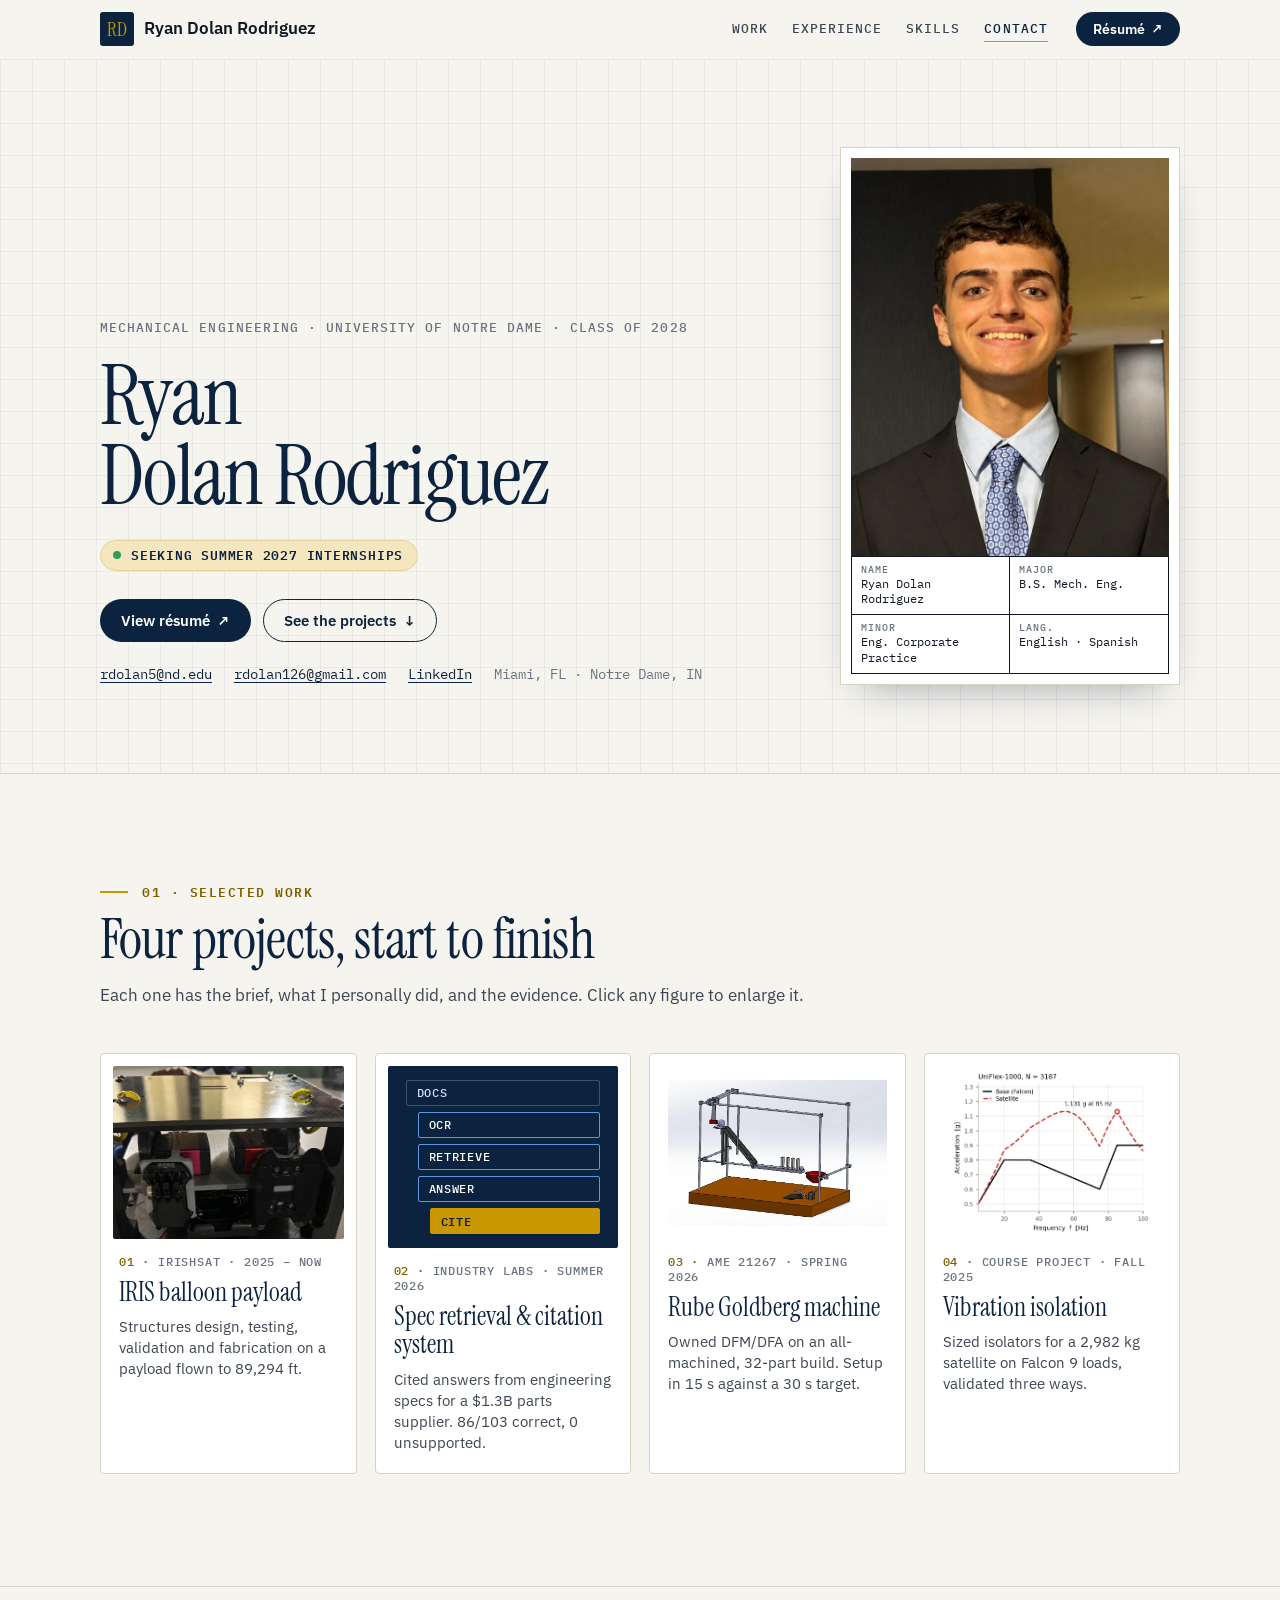
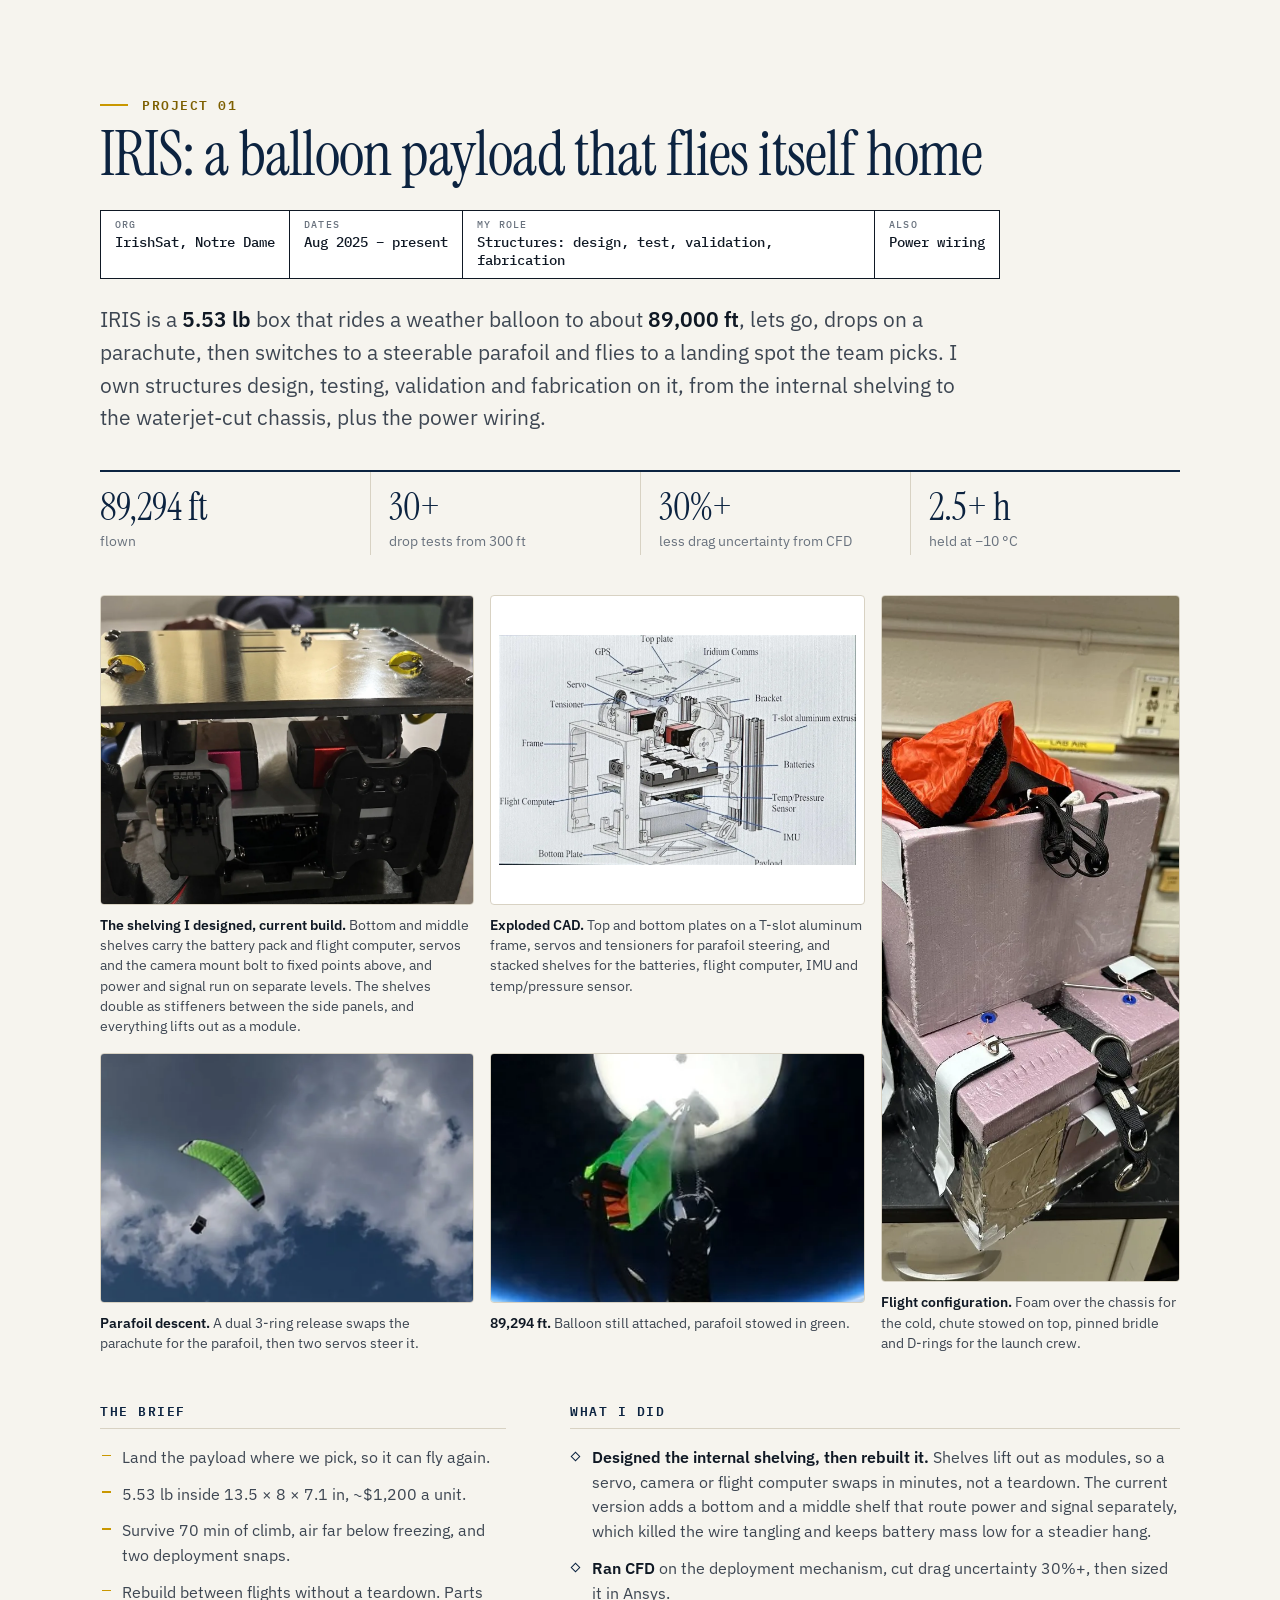
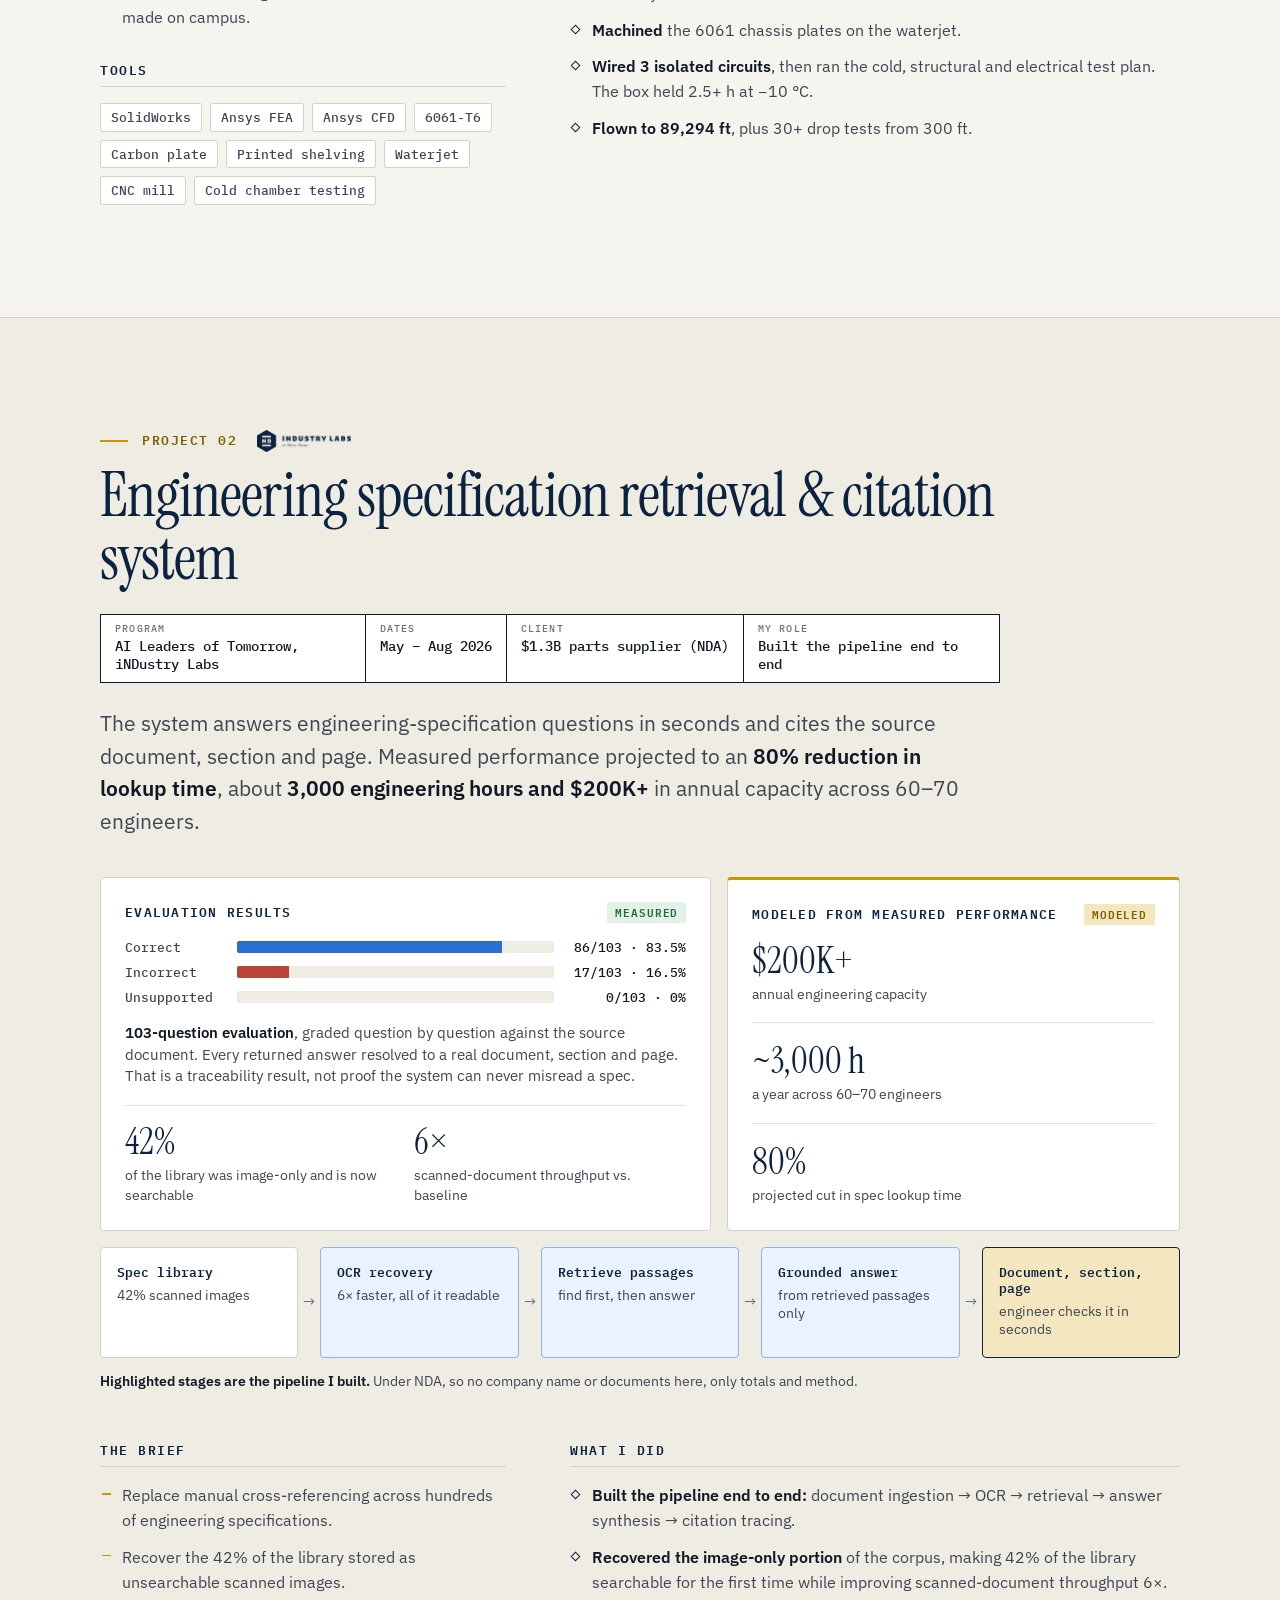
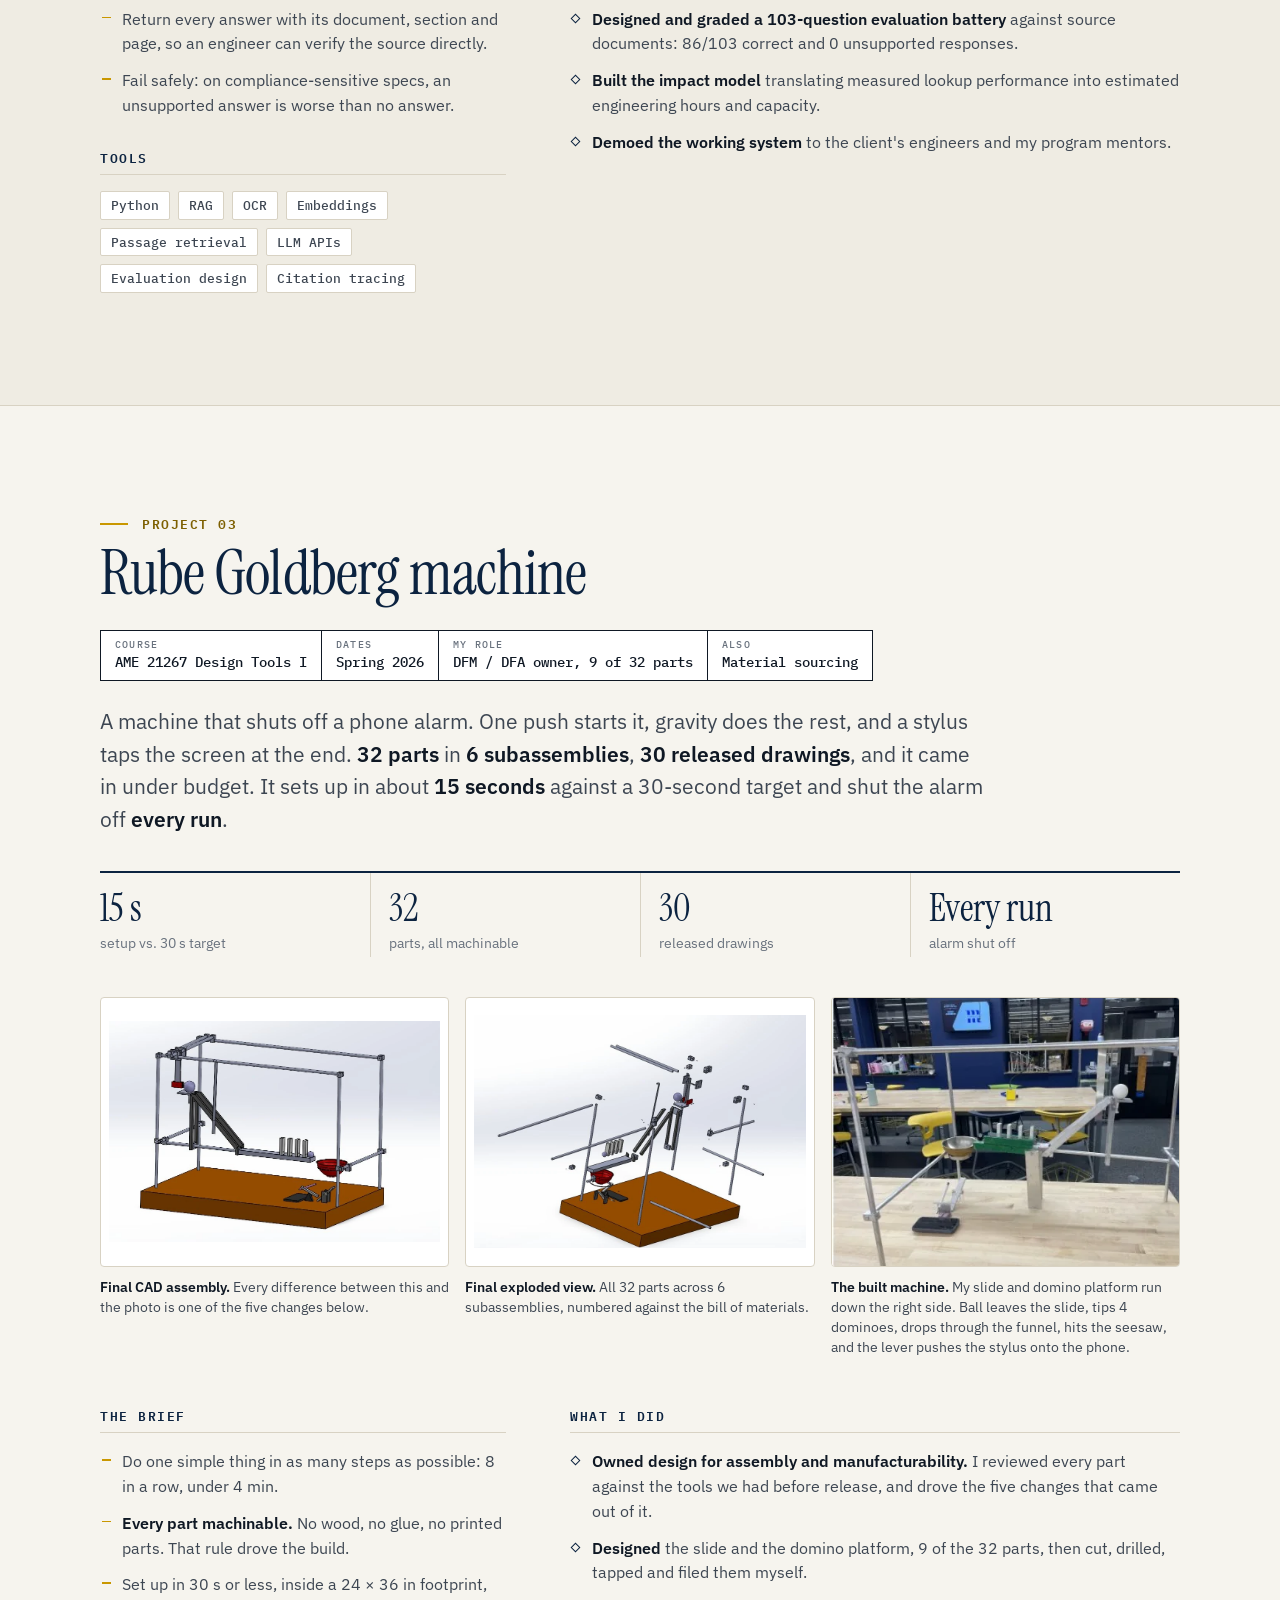
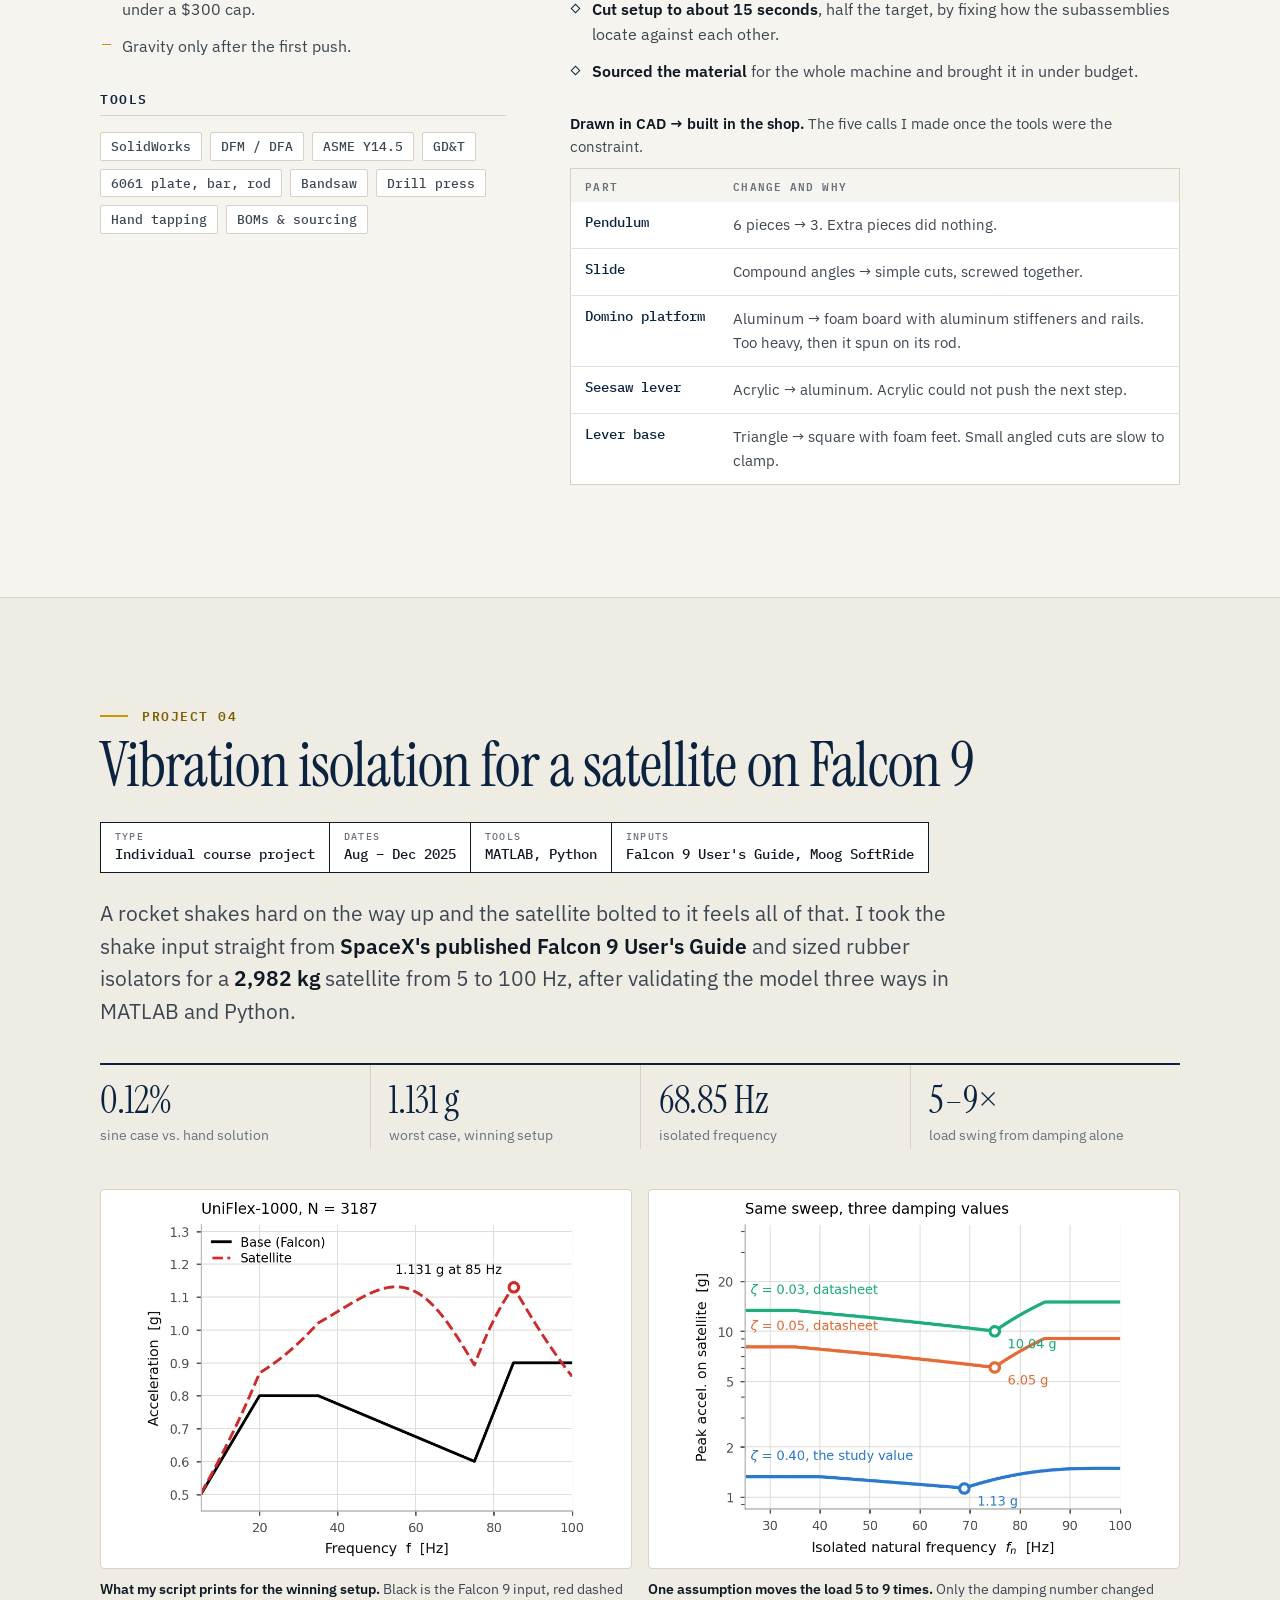
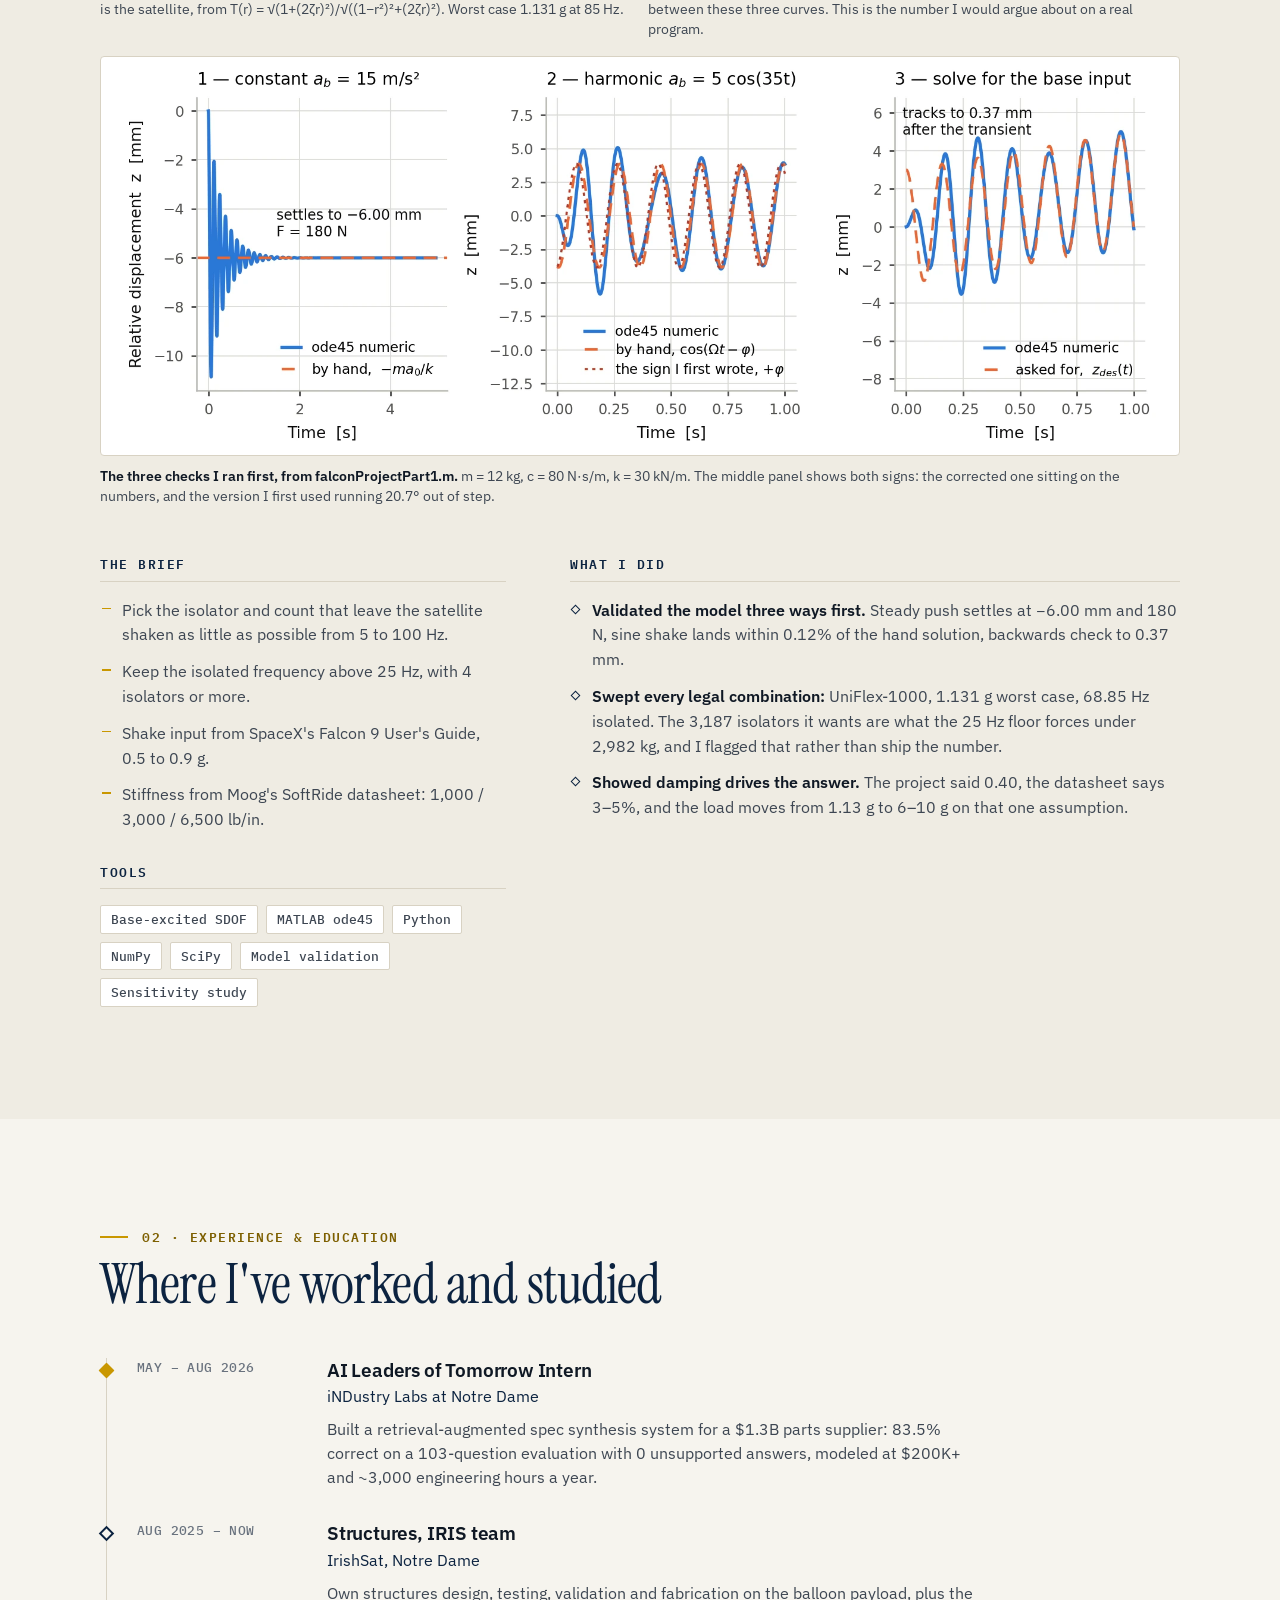
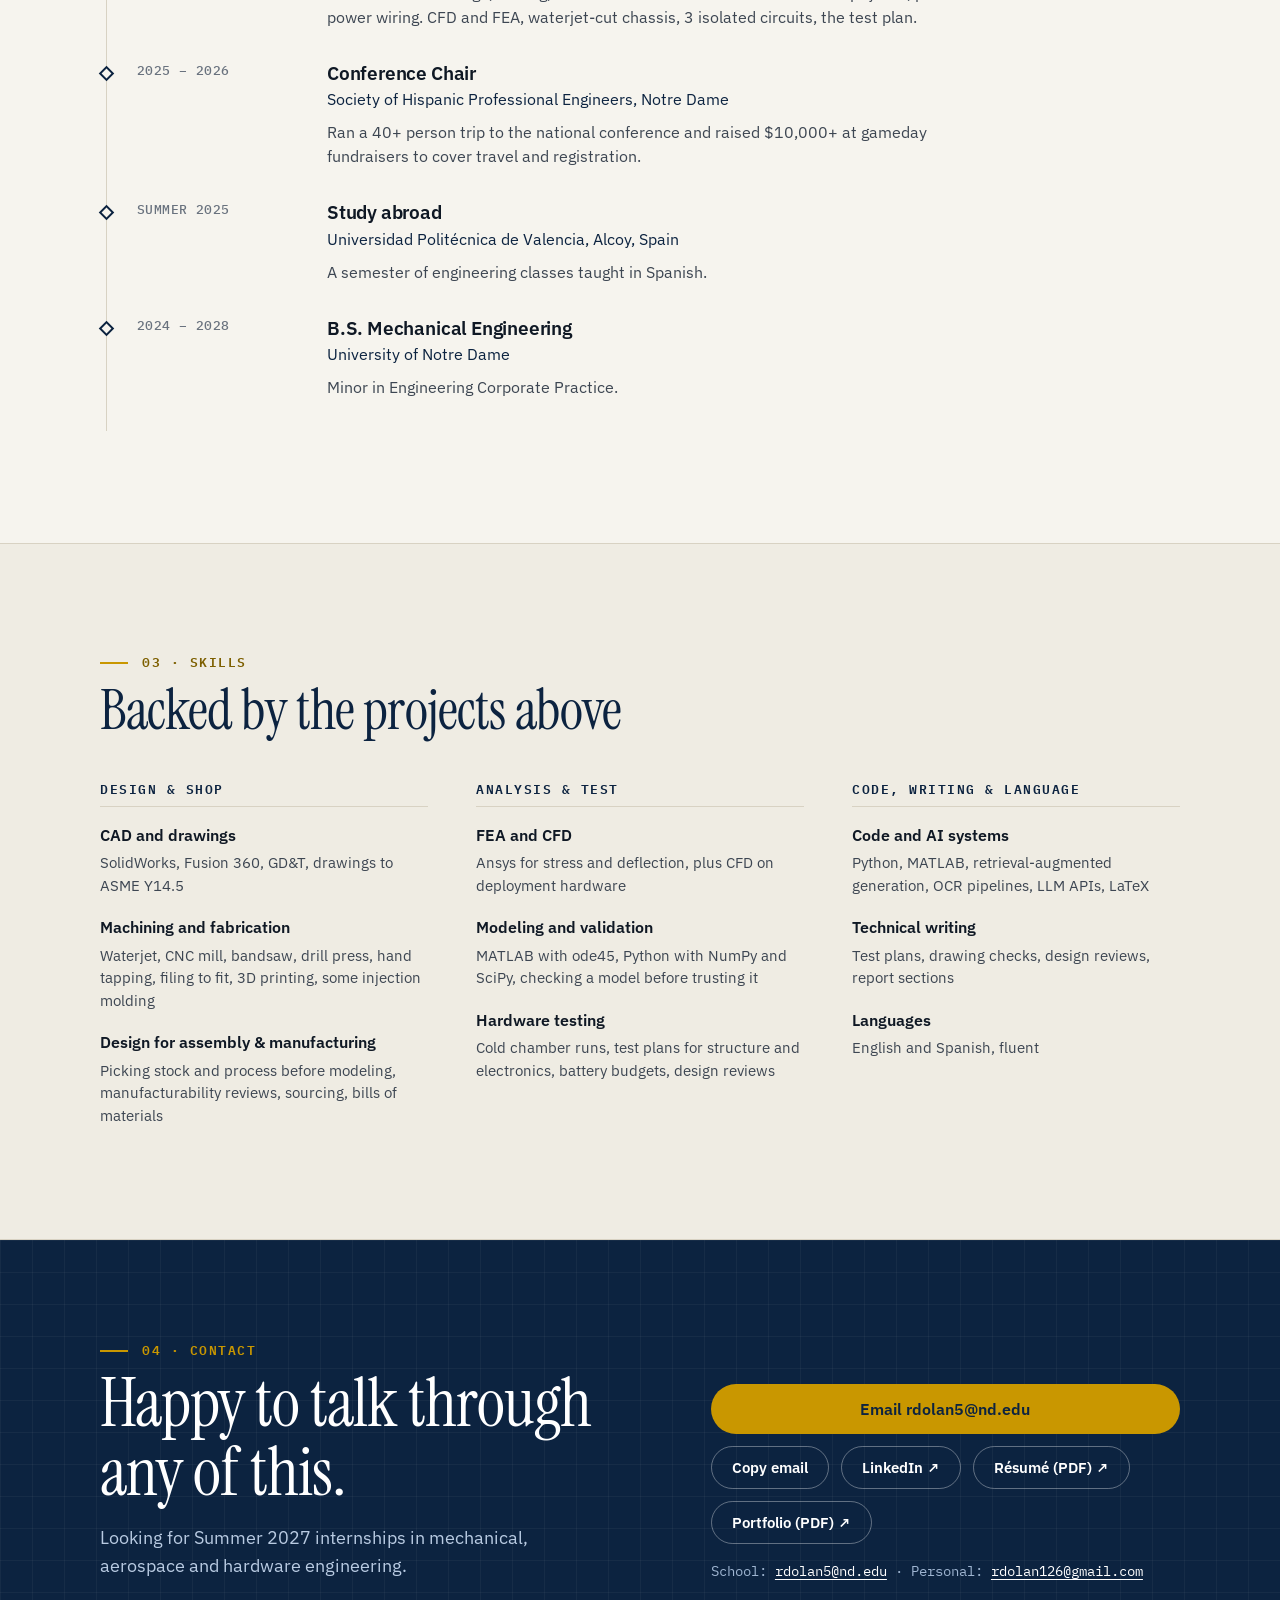
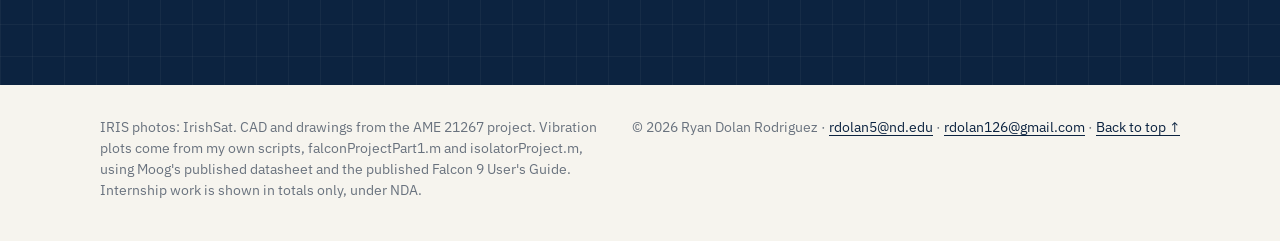
<file: index.html>
<!doctype html>
<html lang="en">
<head>
<meta charset="utf-8">
<meta name="viewport" content="width=device-width, initial-scale=1">
<title>Ryan Dolan Rodriguez · Mechanical Engineering Portfolio</title>
<meta name="description" content="Ryan Dolan Rodriguez, Mechanical Engineering at Notre Dame (Class of 2028). Flight hardware structures, machining, testing and analysis. Seeking Summer 2027 internships.">
<link rel="canonical" href="https://rdolan5.github.io/ryan-dolan-portfolio/">
<meta property="og:type" content="website">
<meta property="og:title" content="Ryan Dolan Rodriguez · Mechanical Engineering Portfolio">
<meta property="og:description" content="Notre Dame ME '28. Flight hardware structures, machining, testing and analysis. Seeking Summer 2027 internships.">
<meta property="og:url" content="https://rdolan5.github.io/ryan-dolan-portfolio/">
<meta property="og:image" content="https://rdolan5.github.io/ryan-dolan-portfolio/assets/og.png">
<meta property="og:image:width" content="1200">
<meta property="og:image:height" content="630">
<meta name="twitter:card" content="summary_large_image">
<meta name="theme-color" content="#0c2340">
<link rel="icon" href="assets/favicon.svg" type="image/svg+xml">
<link rel="preconnect" href="https://fonts.googleapis.com">
<link rel="preconnect" href="https://fonts.gstatic.com" crossorigin>
<link href="https://fonts.googleapis.com/css2?family=IBM+Plex+Mono:wght@400;500;600&family=IBM+Plex+Sans:ital,wght@0,400;0,500;0,600;0,700;1,400&family=Instrument+Serif:ital@0;1&display=swap" rel="stylesheet">
<link rel="stylesheet" href="css/site.css?v=202610132049">
<meta name="build" content="202610132049">
<script>document.documentElement.classList.add('js');
// If this copy of the page is stale (browser cache), refresh it once from the server.
(function(){var b='202610132049';try{if(sessionStorage.getItem('rd-refreshed')===b)return;}catch(e){}
fetch('version.json',{cache:'no-store'}).then(function(r){return r.json()}).then(function(d){
if(d.v&&d.v!==b){try{sessionStorage.setItem('rd-refreshed',b)}catch(e){}
fetch(location.href.split('#')[0],{cache:'reload'}).finally(function(){location.reload()})}}).catch(function(){})})();</script>
<script type="application/ld+json">
{"@context":"https://schema.org","@type":"Person","name":"Ryan Dolan Rodriguez","jobTitle":"Mechanical Engineering Student","alumniOf":{"@type":"CollegeOrUniversity","name":"University of Notre Dame"},"email":["mailto:rdolan5@nd.edu","mailto:rdolan126@gmail.com"],"url":"https://rdolan5.github.io/ryan-dolan-portfolio/","sameAs":["https://linkedin.com/in/ryandolanrodriguez"]}
</script>
</head>
<body>
<a class="skip" href="#work">Skip to projects</a>

<header class="nav" id="top">
  <div class="nav__inner">
    <a class="nav__brand" href="#top" aria-label="Ryan Dolan Rodriguez, back to top">
      <span class="mono-mark" aria-hidden="true">RD</span><span class="nav__name">Ryan Dolan Rodriguez</span>
    </a>
    <nav class="nav__links" aria-label="Sections">
      <a href="#work">Work</a>
      <a href="#experience">Experience</a>
      <a href="#skills">Skills</a>
      <a href="#contact">Contact</a>
    </nav>
    <a class="btn btn--primary btn--sm" href="Ryan_Dolan_Resume.pdf" target="_blank" rel="noopener">Résumé <span aria-hidden="true">↗</span></a>
  </div>
</header>

<main>

<!-- ================= HERO ================= -->
<section class="hero">
  <div class="hero__grid wrap">
    <div class="hero__text">
      <p class="eyebrow rise" style="--d:0">Mechanical Engineering · University of Notre Dame · Class of 2028</p>
      <h1 class="hero__name rise" style="--d:1">Ryan <span class="hero__name-last">Dolan Rodriguez</span></h1>
      <p class="status rise" style="--d:3"><span class="status__dot" aria-hidden="true"></span>Seeking Summer 2027 internships</p>
      <div class="hero__cta rise" style="--d:4">
        <a class="btn btn--primary" href="Ryan_Dolan_Resume.pdf" target="_blank" rel="noopener">View résumé <span aria-hidden="true">↗</span></a>
        <a class="btn btn--ghost" href="#work">See the projects <span aria-hidden="true">↓</span></a>
      </div>
      <ul class="hero__contact rise" style="--d:5">
        <li><a href="mailto:rdolan5@nd.edu">rdolan5@nd.edu</a></li>
        <li><a href="mailto:rdolan126@gmail.com">rdolan126@gmail.com</a></li>
        <li><a href="https://linkedin.com/in/ryandolanrodriguez" target="_blank" rel="noopener">LinkedIn</a></li>
        <li>Miami, FL · Notre Dame, IN</li>
      </ul>
    </div>
    <figure class="hero__photo rise" style="--d:2">
      <img src="assets/img/headshot.webp" width="720" height="900" alt="Ryan Dolan Rodriguez">
      <figcaption class="titleblock">
        <span><b>Name</b>Ryan Dolan Rodriguez</span>
        <span><b>Major</b>B.S. Mech. Eng.</span>
        <span><b>Minor</b>Eng. Corporate Practice</span>
        <span><b>Lang.</b>English · Spanish</span>
      </figcaption>
    </figure>
  </div>

</section>

<!-- ================= WORK INDEX ================= -->
<section class="section" id="work" aria-labelledby="work-h">
  <div class="wrap">
    <header class="section__head">
      <p class="kicker">01 · Selected work</p>
      <h2 id="work-h" class="section__title">Four projects, start to finish</h2>
      <p class="section__sub">Each one has the brief, what I personally did, and the evidence. Click any figure to enlarge it.</p>
    </header>

    <ol class="cards">
      <li><a class="card" href="#iris">
        <img src="assets/img/iris-shelving.webp" width="1100" height="1074" alt="" loading="lazy" style="object-position:center 68%">
        <span class="card__meta">IrishSat · 2025 – now</span>
        <span class="card__title">IRIS balloon payload</span>
        <span class="card__line">Structures design, testing, validation and fabrication on a payload flown to 89,294 ft.</span>
      </a></li>
      <li><a class="card" href="#rag">
        <span class="card__art card__art--rag" aria-hidden="true"><span>Docs</span><span>OCR</span><span>Retrieve</span><span>Answer</span><span>Cite</span></span>
        <span class="card__meta">iNDustry Labs · Summer 2026</span>
        <span class="card__title">Spec retrieval &amp; citation system</span>
        <span class="card__line">Cited answers from engineering specs for a $1.3B parts supplier. 86/103 correct, 0 unsupported.</span>
      </a></li>
      <li><a class="card" href="#rube">
        <img class="contain" src="assets/img/rube-cad.webp" width="852" height="567" alt="" loading="lazy">
        <span class="card__meta">AME 21267 · Spring 2026</span>
        <span class="card__title">Rube Goldberg machine</span>
        <span class="card__line">Owned DFM/DFA on an all-machined, 32-part build. Setup in 15 s against a 30 s target.</span>
      </a></li>
      <li><a class="card" href="#vib">
        <img class="contain" src="assets/img/vib-response.webp" width="847" height="691" alt="" loading="lazy">
        <span class="card__meta">Course project · Fall 2025</span>
        <span class="card__title">Vibration isolation</span>
        <span class="card__line">Sized isolators for a 2,982 kg satellite on Falcon 9 loads, validated three ways.</span>
      </a></li>
    </ol>
  </div>
</section>

<!-- ================= IRIS ================= -->
<article class="project" id="iris" aria-labelledby="iris-h">
  <div class="wrap">
    <header class="project__head">
      <p class="kicker">Project 01</p>
      <h2 id="iris-h" class="project__title">IRIS: a balloon payload that flies itself home</h2>
      <dl class="tb">
        <div><dt>Org</dt><dd>IrishSat, Notre Dame</dd></div>
        <div><dt>Dates</dt><dd>Aug 2025 – present</dd></div>
        <div><dt>My role</dt><dd>Structures: design, test, validation, fabrication</dd></div>
        <div><dt>Also</dt><dd>Power wiring</dd></div>
      </dl>
      <p class="lede">IRIS is a <b>5.53 lb</b> box that rides a weather balloon to about <b>89,000 ft</b>, lets go, drops on a parachute, then switches to a steerable parafoil and flies to a landing spot the team picks. I own structures design, testing, validation and fabrication on it, from the internal shelving to the waterjet-cut chassis, plus the power wiring.</p>
    </header>

    <ul class="metrics">
      <li><b>89,294 ft</b><span>flown</span></li>
      <li><b>30+</b><span>drop tests from 300 ft</span></li>
      <li><b>30%+</b><span>less drag uncertainty from CFD</span></li>
      <li><b>2.5+ h</b><span>held at −10 °C</span></li>
    </ul>

    <div class="gallery gallery--iris">
      <figure class="fig g-a"><button class="zoom" type="button"><img src="assets/img/iris-shelving.webp" width="1100" height="1074" alt="IRIS internal shelving, current build" loading="lazy" style="object-position:center 68%"></button>
        <figcaption><b>The shelving I designed, current build.</b> Bottom and middle shelves carry the battery pack and flight computer, servos and the camera mount bolt to fixed points above, and power and signal run on separate levels. The shelves double as stiffeners between the side panels, and everything lifts out as a module.</figcaption></figure>
      <figure class="fig g-b fig--contain"><button class="zoom" type="button"><img src="assets/img/iris-cad.webp" width="1400" height="902" alt="IRIS exploded CAD view with labeled components" loading="lazy"></button>
        <figcaption><b>Exploded CAD.</b> Top and bottom plates on a T-slot aluminum frame, servos and tensioners for parafoil steering, and stacked shelves for the batteries, flight computer, IMU and temp/pressure sensor.</figcaption></figure>
      <figure class="fig g-c"><button class="zoom" type="button"><img src="assets/img/iris-flight-config.webp" width="900" height="1200" alt="IRIS in flight configuration" loading="lazy"></button>
        <figcaption><b>Flight configuration.</b> Foam over the chassis for the cold, chute stowed on top, pinned bridle and D-rings for the launch crew.</figcaption></figure>
      <figure class="fig g-d"><button class="zoom" type="button"><img src="assets/img/iris-parafoil.webp" width="760" height="904" alt="IRIS under parafoil" loading="lazy" style="object-position:center 80%"></button>
        <figcaption><b>Parafoil descent.</b> A dual 3-ring release swaps the parachute for the parafoil, then two servos steer it.</figcaption></figure>
      <figure class="fig g-e"><button class="zoom" type="button"><img src="assets/img/iris-altitude.webp" width="402" height="492" alt="IRIS at 89,294 ft" loading="lazy"></button>
        <figcaption><b>89,294 ft.</b> Balloon still attached, parafoil stowed in green.</figcaption></figure>
    </div>

    <div class="cols">
      <section class="col">
        <h3 class="col__h">The brief</h3>
        <ul class="ticks">
          <li>Land the payload where we pick, so it can fly again.</li>
          <li>5.53 lb inside 13.5 × 8 × 7.1 in, ~$1,200 a unit.</li>
          <li>Survive 70 min of climb, air far below freezing, and two deployment snaps.</li>
          <li>Rebuild between flights without a teardown. Parts made on campus.</li>
        </ul>
        <h3 class="col__h">Tools</h3>
        <ul class="tags"><li>SolidWorks</li><li>Ansys FEA</li><li>Ansys CFD</li><li>6061-T6</li><li>Carbon plate</li><li>Printed shelving</li><li>Waterjet</li><li>CNC mill</li><li>Cold chamber testing</li></ul>
      </section>
      <section class="col col--wide">
        <h3 class="col__h">What I did</h3>
        <ul class="ticks ticks--strong">
          <li><b>Designed the internal shelving, then rebuilt it.</b> Shelves lift out as modules, so a servo, camera or flight computer swaps in minutes, not a teardown. The current version adds a bottom and a middle shelf that route power and signal separately, which killed the wire tangling and keeps battery mass low for a steadier hang.</li>
          <li><b>Ran CFD</b> on the deployment mechanism, cut drag uncertainty 30%+, then sized it in Ansys.</li>
          <li><b>Machined</b> the 6061 chassis plates on the waterjet.</li>
          <li><b>Wired 3 isolated circuits</b>, then ran the cold, structural and electrical test plan. The box held 2.5+ h at −10 °C.</li>
          <li><b>Flown to 89,294 ft</b>, plus 30+ drop tests from 300 ft.</li>
        </ul>
      </section>
    </div>
  </div>
</article>

<!-- ================= RAG ================= -->
<article class="project project--alt" id="rag" aria-labelledby="rag-h">
  <div class="wrap">
    <header class="project__head">
      <p class="kicker">Project 02 <img class="kicker__logo" src="assets/img/industry-labs-logo.png" width="760" height="178" alt="iNDustry Labs"></p>
      <h2 id="rag-h" class="project__title">Engineering specification retrieval &amp; citation system</h2>
      <dl class="tb">
        <div><dt>Program</dt><dd>AI Leaders of Tomorrow, iNDustry Labs</dd></div>
        <div><dt>Dates</dt><dd>May – Aug 2026</dd></div>
        <div><dt>Client</dt><dd>$1.3B parts supplier (NDA)</dd></div>
        <div><dt>My role</dt><dd>Built the pipeline end to end</dd></div>
      </dl>
      <p class="lede">The system answers engineering-specification questions in seconds and cites the source document, section and page. Measured performance projected to an <b>80% reduction in lookup time</b>, about <b>3,000 engineering hours and $200K+</b> in annual capacity across 60–70 engineers.</p>
    </header>

    <div class="evidence">
      <section class="panel">
        <p class="panel__tag">Evaluation results <span class="chip chip--measured">Measured</span></p>
        <div class="bars" role="img" aria-label="Evaluation: 86 of 103 correct, 17 incorrect, 0 unsupported">
          <div class="bar"><span class="bar__l">Correct</span><span class="bar__t"><i class="bar__f bar__f--ok" style="--w:83.5%"></i></span><span class="bar__v">86/103 · 83.5%</span></div>
          <div class="bar"><span class="bar__l">Incorrect</span><span class="bar__t"><i class="bar__f bar__f--bad" style="--w:16.5%"></i></span><span class="bar__v">17/103 · 16.5%</span></div>
          <div class="bar"><span class="bar__l">Unsupported</span><span class="bar__t"><i class="bar__f" style="--w:0%"></i></span><span class="bar__v">0/103 · 0%</span></div>
        </div>
        <p class="panel__note"><b>103-question evaluation</b>, graded question by question against the source document. Every returned answer resolved to a real document, section and page. That is a traceability result, not proof the system can never misread a spec.</p>
        <div class="mini">
          <div><b>42%</b><span>of the library was image-only and is now searchable</span></div>
          <div><b>6×</b><span>scanned-document throughput vs. baseline</span></div>
        </div>
      </section>
      <section class="panel panel--modeled">
        <p class="panel__tag">Modeled from measured performance <span class="chip chip--modeled">Modeled</span></p>
        <div class="roi">
          <div><b>$200K+</b><span>annual engineering capacity</span></div>
          <div><b>~3,000 h</b><span>a year across 60–70 engineers</span></div>
          <div><b>80%</b><span>projected cut in spec lookup time</span></div>
        </div>
      </section>
    </div>

    <figure class="pipeline">
      <ol>
        <li><b>Spec library</b><span>42% scanned images</span></li>
        <li class="mine"><b>OCR recovery</b><span>6× faster, all of it readable</span></li>
        <li class="mine"><b>Retrieve passages</b><span>find first, then answer</span></li>
        <li class="mine"><b>Grounded answer</b><span>from retrieved passages only</span></li>
        <li class="out"><b>Document, section, page</b><span>engineer checks it in seconds</span></li>
      </ol>
      <figcaption><b>Highlighted stages are the pipeline I built.</b> Under NDA, so no company name or documents here, only totals and method.</figcaption>
    </figure>

    <div class="cols">
      <section class="col">
        <h3 class="col__h">The brief</h3>
        <ul class="ticks">
          <li>Replace manual cross-referencing across hundreds of engineering specifications.</li>
          <li>Recover the 42% of the library stored as unsearchable scanned images.</li>
          <li>Return every answer with its document, section and page, so an engineer can verify the source directly.</li>
          <li>Fail safely: on compliance-sensitive specs, an unsupported answer is worse than no answer.</li>
        </ul>
        <h3 class="col__h">Tools</h3>
        <ul class="tags"><li>Python</li><li>RAG</li><li>OCR</li><li>Embeddings</li><li>Passage retrieval</li><li>LLM APIs</li><li>Evaluation design</li><li>Citation tracing</li></ul>
      </section>
      <section class="col col--wide">
        <h3 class="col__h">What I did</h3>
        <ul class="ticks ticks--strong">
          <li><b>Built the pipeline end to end:</b> document ingestion → OCR → retrieval → answer synthesis → citation tracing.</li>
          <li><b>Recovered the image-only portion</b> of the corpus, making 42% of the library searchable for the first time while improving scanned-document throughput 6×.</li>
          <li><b>Designed and graded a 103-question evaluation battery</b> against source documents: 86/103 correct and 0 unsupported responses.</li>
          <li><b>Built the impact model</b> translating measured lookup performance into estimated engineering hours and capacity.</li>
          <li><b>Demoed the working system</b> to the client's engineers and my program mentors.</li>
        </ul>
      </section>
    </div>
  </div>
</article>

<!-- ================= RUBE ================= -->
<article class="project" id="rube" aria-labelledby="rube-h">
  <div class="wrap">
    <header class="project__head">
      <p class="kicker">Project 03</p>
      <h2 id="rube-h" class="project__title">Rube Goldberg machine</h2>
      <dl class="tb">
        <div><dt>Course</dt><dd>AME 21267 Design Tools I</dd></div>
        <div><dt>Dates</dt><dd>Spring 2026</dd></div>
        <div><dt>My role</dt><dd>DFM / DFA owner, 9 of 32 parts</dd></div>
        <div><dt>Also</dt><dd>Material sourcing</dd></div>
      </dl>
      <p class="lede">A machine that shuts off a phone alarm. One push starts it, gravity does the rest, and a stylus taps the screen at the end. <b>32 parts</b> in <b>6 subassemblies</b>, <b>30 released drawings</b>, and it came in under budget. It sets up in about <b>15 seconds</b> against a 30-second target and shut the alarm off <b>every run</b>.</p>
    </header>

    <ul class="metrics">
      <li><b>15 s</b><span>setup vs. 30 s target</span></li>
      <li><b>32</b><span>parts, all machinable</span></li>
      <li><b>30</b><span>released drawings</span></li>
      <li><b>Every run</b><span>alarm shut off</span></li>
    </ul>

    <div class="gallery gallery--rube">
      <figure class="fig fig--contain"><button class="zoom" type="button"><img src="assets/img/rube-cad.webp" width="852" height="567" alt="Final CAD assembly of the Rube Goldberg machine" loading="lazy"></button>
        <figcaption><b>Final CAD assembly.</b> Every difference between this and the photo is one of the five changes below.</figcaption></figure>
      <figure class="fig fig--contain"><button class="zoom" type="button"><img src="assets/img/rube-exploded.webp" width="900" height="634" alt="Exploded view, 32 parts in 6 subassemblies" loading="lazy"></button>
        <figcaption><b>Final exploded view.</b> All 32 parts across 6 subassemblies, numbered against the bill of materials.</figcaption></figure>
      <figure class="fig"><button class="zoom" type="button"><img src="assets/img/rube-built.webp" width="417" height="329" alt="The built Rube Goldberg machine" loading="lazy" style="object-position:center 80%"></button>
        <figcaption><b>The built machine.</b> My slide and domino platform run down the right side. Ball leaves the slide, tips 4 dominoes, drops through the funnel, hits the seesaw, and the lever pushes the stylus onto the phone.</figcaption></figure>
    </div>

    <div class="cols">
      <section class="col">
        <h3 class="col__h">The brief</h3>
        <ul class="ticks">
          <li>Do one simple thing in as many steps as possible: 8 in a row, under 4 min.</li>
          <li><b>Every part machinable.</b> No wood, no glue, no printed parts. That rule drove the build.</li>
          <li>Set up in 30 s or less, inside a 24 × 36 in footprint, under a $300 cap.</li>
          <li>Gravity only after the first push.</li>
        </ul>
        <h3 class="col__h">Tools</h3>
        <ul class="tags"><li>SolidWorks</li><li>DFM / DFA</li><li>ASME Y14.5</li><li>GD&amp;T</li><li>6061 plate, bar, rod</li><li>Bandsaw</li><li>Drill press</li><li>Hand tapping</li><li>BOMs &amp; sourcing</li></ul>
      </section>
      <section class="col col--wide">
        <h3 class="col__h">What I did</h3>
        <ul class="ticks ticks--strong">
          <li><b>Owned design for assembly and manufacturability.</b> I reviewed every part against the tools we had before release, and drove the five changes that came out of it.</li>
          <li><b>Designed</b> the slide and the domino platform, 9 of the 32 parts, then cut, drilled, tapped and filed them myself.</li>
          <li><b>Cut setup to about 15 seconds</b>, half the target, by fixing how the subassemblies locate against each other.</li>
          <li><b>Sourced the material</b> for the whole machine and brought it in under budget.</li>
        </ul>
        <div class="table-wrap">
          <table class="changes">
            <caption><b>Drawn in CAD → built in the shop.</b> The five calls I made once the tools were the constraint.</caption>
            <thead><tr><th scope="col">Part</th><th scope="col">Change and why</th></tr></thead>
            <tbody>
              <tr><th scope="row">Pendulum</th><td>6 pieces → 3. Extra pieces did nothing.</td></tr>
              <tr><th scope="row">Slide</th><td>Compound angles → simple cuts, screwed together.</td></tr>
              <tr><th scope="row">Domino platform</th><td>Aluminum → foam board with aluminum stiffeners and rails. Too heavy, then it spun on its rod.</td></tr>
              <tr><th scope="row">Seesaw lever</th><td>Acrylic → aluminum. Acrylic could not push the next step.</td></tr>
              <tr><th scope="row">Lever base</th><td>Triangle → square with foam feet. Small angled cuts are slow to clamp.</td></tr>
            </tbody>
          </table>
        </div>
      </section>
    </div>
  </div>
</article>

<!-- ================= VIBRATION ================= -->
<article class="project project--alt" id="vib" aria-labelledby="vib-h">
  <div class="wrap">
    <header class="project__head">
      <p class="kicker">Project 04</p>
      <h2 id="vib-h" class="project__title">Vibration isolation for a satellite on Falcon 9</h2>
      <dl class="tb">
        <div><dt>Type</dt><dd>Individual course project</dd></div>
        <div><dt>Dates</dt><dd>Aug – Dec 2025</dd></div>
        <div><dt>Tools</dt><dd>MATLAB, Python</dd></div>
        <div><dt>Inputs</dt><dd>Falcon 9 User's Guide, Moog SoftRide</dd></div>
      </dl>
      <p class="lede">A rocket shakes hard on the way up and the satellite bolted to it feels all of that. I took the shake input straight from <b>SpaceX's published Falcon 9 User's Guide</b> and sized rubber isolators for a <b>2,982 kg</b> satellite from 5 to 100 Hz, after validating the model three ways in MATLAB and Python.</p>
    </header>

    <ul class="metrics">
      <li><b>0.12%</b><span>sine case vs. hand solution</span></li>
      <li><b>1.131 g</b><span>worst case, winning setup</span></li>
      <li><b>68.85 Hz</b><span>isolated frequency</span></li>
      <li><b>5–9×</b><span>load swing from damping alone</span></li>
    </ul>

    <div class="gallery gallery--vib">
      <figure class="fig fig--contain"><button class="zoom" type="button"><img src="assets/img/vib-response.webp" width="847" height="691" alt="Base input vs. satellite response plot" loading="lazy"></button>
        <figcaption><b>What my script prints for the winning setup.</b> Black is the Falcon 9 input, red dashed is the satellite, from T(r) = √(1+(2ζr)²)/√((1−r²)²+(2ζr)²). Worst case 1.131 g at 85 Hz.</figcaption></figure>
      <figure class="fig fig--contain"><button class="zoom" type="button"><img src="assets/img/vib-damping.webp" width="847" height="691" alt="Damping sensitivity plot" loading="lazy"></button>
        <figcaption><b>One assumption moves the load 5 to 9 times.</b> Only the damping number changed between these three curves. This is the number I would argue about on a real program.</figcaption></figure>
      <figure class="fig fig--contain g-wide"><button class="zoom" type="button"><img src="assets/img/vib-validation.webp" width="1734" height="642" alt="Three model validation cases" loading="lazy"></button>
        <figcaption><b>The three checks I ran first, from falconProjectPart1.m.</b> m = 12 kg, c = 80 N·s/m, k = 30 kN/m. The middle panel shows both signs: the corrected one sitting on the numbers, and the version I first used running 20.7° out of step.</figcaption></figure>
    </div>

    <div class="cols">
      <section class="col">
        <h3 class="col__h">The brief</h3>
        <ul class="ticks">
          <li>Pick the isolator and count that leave the satellite shaken as little as possible from 5 to 100 Hz.</li>
          <li>Keep the isolated frequency above 25 Hz, with 4 isolators or more.</li>
          <li>Shake input from SpaceX's Falcon 9 User's Guide, 0.5 to 0.9 g.</li>
          <li>Stiffness from Moog's SoftRide datasheet: 1,000 / 3,000 / 6,500 lb/in.</li>
        </ul>
        <h3 class="col__h">Tools</h3>
        <ul class="tags"><li>Base-excited SDOF</li><li>MATLAB ode45</li><li>Python</li><li>NumPy</li><li>SciPy</li><li>Model validation</li><li>Sensitivity study</li></ul>
      </section>
      <section class="col col--wide">
        <h3 class="col__h">What I did</h3>
        <ul class="ticks ticks--strong">
          <li><b>Validated the model three ways first.</b> Steady push settles at −6.00 mm and 180 N, sine shake lands within 0.12% of the hand solution, backwards check to 0.37 mm.</li>
          <li><b>Swept every legal combination:</b> UniFlex-1000, 1.131 g worst case, 68.85 Hz isolated. The 3,187 isolators it wants are what the 25 Hz floor forces under 2,982 kg, and I flagged that rather than ship the number.</li>
          <li><b>Showed damping drives the answer.</b> The project said 0.40, the datasheet says 3–5%, and the load moves from 1.13 g to 6–10 g on that one assumption.</li>
        </ul>
      </section>
    </div>
  </div>
</article>

<!-- ================= EXPERIENCE ================= -->
<section class="section" id="experience" aria-labelledby="exp-h">
  <div class="wrap">
    <header class="section__head">
      <p class="kicker">02 · Experience &amp; education</p>
      <h2 id="exp-h" class="section__title">Where I've worked and studied</h2>
    </header>
    <ol class="timeline">
      <li>
        <span class="tl__date">May – Aug 2026</span>
        <div><h3 class="tl__role">AI Leaders of Tomorrow Intern</h3><p class="tl__org">iNDustry Labs at Notre Dame</p>
        <p class="tl__desc">Built a retrieval-augmented spec synthesis system for a $1.3B parts supplier: 83.5% correct on a 103-question evaluation with 0 unsupported answers, modeled at $200K+ and ~3,000 engineering hours a year.</p></div>
      </li>
      <li>
        <span class="tl__date">Aug 2025 – now</span>
        <div><h3 class="tl__role">Structures, IRIS team</h3><p class="tl__org">IrishSat, Notre Dame</p>
        <p class="tl__desc">Own structures design, testing, validation and fabrication on the balloon payload, plus the power wiring. CFD and FEA, waterjet-cut chassis, 3 isolated circuits, the test plan.</p></div>
      </li>
      <li>
        <span class="tl__date">2025 – 2026</span>
        <div><h3 class="tl__role">Conference Chair</h3><p class="tl__org">Society of Hispanic Professional Engineers, Notre Dame</p>
        <p class="tl__desc">Ran a 40+ person trip to the national conference and raised $10,000+ at gameday fundraisers to cover travel and registration.</p></div>
      </li>
      <li>
        <span class="tl__date">Summer 2025</span>
        <div><h3 class="tl__role">Study abroad</h3><p class="tl__org">Universidad Politécnica de Valencia, Alcoy, Spain</p>
        <p class="tl__desc">A semester of engineering classes taught in Spanish.</p></div>
      </li>
      <li>
        <span class="tl__date">2024 – 2028</span>
        <div><h3 class="tl__role">B.S. Mechanical Engineering</h3><p class="tl__org">University of Notre Dame</p>
        <p class="tl__desc">Minor in Engineering Corporate Practice.</p></div>
      </li>
    </ol>
  </div>
</section>

<!-- ================= SKILLS ================= -->
<section class="section section--alt" id="skills" aria-labelledby="skills-h">
  <div class="wrap">
    <header class="section__head">
      <p class="kicker">03 · Skills</p>
      <h2 id="skills-h" class="section__title">Backed by the projects above</h2>
    </header>
    <div class="skillgrid">
      <section>
        <h3 class="col__h">Design &amp; shop</h3>
        <dl class="skl">
          <dt>CAD and drawings</dt><dd>SolidWorks, Fusion 360, GD&amp;T, drawings to ASME Y14.5</dd>
          <dt>Machining and fabrication</dt><dd>Waterjet, CNC mill, bandsaw, drill press, hand tapping, filing to fit, 3D printing, some injection molding</dd>
          <dt>Design for assembly &amp; manufacturing</dt><dd>Picking stock and process before modeling, manufacturability reviews, sourcing, bills of materials</dd>
        </dl>
      </section>
      <section>
        <h3 class="col__h">Analysis &amp; test</h3>
        <dl class="skl">
          <dt>FEA and CFD</dt><dd>Ansys for stress and deflection, plus CFD on deployment hardware</dd>
          <dt>Modeling and validation</dt><dd>MATLAB with ode45, Python with NumPy and SciPy, checking a model before trusting it</dd>
          <dt>Hardware testing</dt><dd>Cold chamber runs, test plans for structure and electronics, battery budgets, design reviews</dd>
        </dl>
      </section>
      <section>
        <h3 class="col__h">Code, writing &amp; language</h3>
        <dl class="skl">
          <dt>Code and AI systems</dt><dd>Python, MATLAB, retrieval-augmented generation, OCR pipelines, LLM APIs, LaTeX</dd>
          <dt>Technical writing</dt><dd>Test plans, drawing checks, design reviews, report sections</dd>
          <dt>Languages</dt><dd>English and Spanish, fluent</dd>
        </dl>
      </section>
    </div>
  </div>
</section>

<!-- ================= CONTACT ================= -->
<section class="contact" id="contact" aria-labelledby="contact-h">
  <div class="wrap contact__inner">
    <div>
      <p class="kicker kicker--light">04 · Contact</p>
      <h2 id="contact-h" class="contact__title">Happy to talk through any of this.</h2>
      <p class="contact__sub">Looking for Summer 2027 internships in mechanical, aerospace and hardware engineering.</p>
    </div>
    <div class="contact__actions">
      <a class="btn btn--gold" href="mailto:rdolan5@nd.edu">Email rdolan5@nd.edu</a>
      <button class="btn btn--line copy" type="button" data-copy="rdolan5@nd.edu">Copy email</button>
      <a class="btn btn--line" href="https://linkedin.com/in/ryandolanrodriguez" target="_blank" rel="noopener">LinkedIn ↗</a>
      <a class="btn btn--line" href="Ryan_Dolan_Resume.pdf" target="_blank" rel="noopener">Résumé (PDF) ↗</a>
      <a class="btn btn--line" href="Ryan_Dolan_Portfolio.pdf" target="_blank" rel="noopener">Portfolio (PDF) ↗</a>
      <p class="contact__alt">School: <a href="mailto:rdolan5@nd.edu">rdolan5@nd.edu</a> · Personal: <a href="mailto:rdolan126@gmail.com">rdolan126@gmail.com</a></p>
    </div>
  </div>
</section>

</main>

<footer class="foot">
  <div class="wrap foot__inner">
    <p>IRIS photos: IrishSat. CAD and drawings from the AME 21267 project. Vibration plots come from my own scripts, falconProjectPart1.m and isolatorProject.m, using Moog's published datasheet and the published Falcon 9 User's Guide. Internship work is shown in totals only, under NDA.</p>
    <p>© 2026 Ryan Dolan Rodriguez · <a href="mailto:rdolan5@nd.edu">rdolan5@nd.edu</a> · <a href="mailto:rdolan126@gmail.com">rdolan126@gmail.com</a> · <a href="#top">Back to top ↑</a></p>
  </div>
</footer>

<dialog class="lightbox" id="lightbox" aria-label="Enlarged figure">
  <form method="dialog"><button class="lightbox__close" aria-label="Close">×</button></form>
  <button class="lightbox__nav lightbox__prev" type="button" aria-label="Previous figure">‹</button>
  <figure><img alt=""><figcaption></figcaption></figure>
  <button class="lightbox__nav lightbox__next" type="button" aria-label="Next figure">›</button>
</dialog>

<script src="js/site.js?v=202610132049" defer></script>
</body>
</html>
</file>
<file: css/site.css>
/* Ryan Dolan portfolio. Drafting-sheet aesthetic: paper, navy ink, ND gold. */
:root{
  --paper:#f6f4ee; --paper2:#efece3; --white:#fff;
  --ink:#0f1824; --ink2:#3d4652; --ink3:#69727e;
  --navy:#0c2340; --navy2:#16365e; --gold:#c99700; --gold-ink:#7d5f00; --gold-soft:#f4e7bf;
  --blue:#2a6fcf; --red:#b8433a; --line:#d8d2c3; --line2:#e6e1d5;
  --serif:"Instrument Serif",Georgia,"Times New Roman",serif;
  --sans:"IBM Plex Sans",-apple-system,"Segoe UI",sans-serif;
  --mono:"IBM Plex Mono",ui-monospace,Consolas,monospace;
  --wrap:1160px; --gut:clamp(16px,4vw,40px); --r:4px;
}
*,*::before,*::after{box-sizing:border-box}
html{scroll-behavior:smooth; scroll-padding-top:76px; -webkit-text-size-adjust:100%}
@media (prefers-reduced-motion:reduce){html{scroll-behavior:auto} *{animation:none!important; transition:none!important}
  .js .rise,.js .reveal{opacity:1!important; transform:none!important} .js .bar__f{width:var(--w)!important}}
body{margin:0; background:var(--paper); color:var(--ink); font:400 17px/1.6 var(--sans);
  -webkit-font-smoothing:antialiased; text-rendering:optimizeLegibility}
img{display:block; max-width:100%; height:auto}
a{color:var(--navy); text-decoration-thickness:1px; text-underline-offset:3px}
a:hover{color:var(--blue)}
:focus-visible{outline:2px solid var(--blue); outline-offset:3px; border-radius:2px}
b,strong{font-weight:600; color:var(--ink)}
h1,h2,h3{margin:0}
ul,ol{margin:0; padding:0; list-style:none}
.wrap{max-width:var(--wrap); margin:0 auto; padding:0 var(--gut)}
.skip{position:absolute; left:-999px; top:8px; background:var(--navy); color:#fff; padding:8px 14px; z-index:99}
.skip:focus{left:8px}

/* ---------- buttons ---------- */
.btn{display:inline-flex; align-items:center; gap:.45em; font:600 15px/1 var(--sans); padding:13px 20px;
  border-radius:999px; text-decoration:none; border:1.5px solid transparent; cursor:pointer;
  transition:transform .15s ease, background .15s ease, color .15s ease, border-color .15s ease; white-space:nowrap}
.btn:hover{transform:translateY(-1px)}
.btn--primary{background:var(--navy); color:#fff}
.btn--primary:hover{background:var(--navy2); color:#fff}
.btn--ghost{border-color:var(--navy); color:var(--navy); background:transparent}
.btn--ghost:hover{background:var(--navy); color:#fff}
.btn--gold{background:var(--gold); color:var(--navy)}
.btn--gold:hover{background:#ddb02a; color:var(--navy)}
.btn--line{border-color:rgba(255,255,255,.35); color:#fff; background:transparent}
.btn--line:hover{border-color:#fff; color:#fff; background:rgba(255,255,255,.06)}
.btn--sm{padding:9px 16px; font-size:14px}

/* ---------- nav ---------- */
.nav{position:sticky; top:0; z-index:40; background:rgba(246,244,238,.88); backdrop-filter:saturate(1.4) blur(10px);
  -webkit-backdrop-filter:saturate(1.4) blur(10px); border-bottom:1px solid transparent; transition:border-color .2s}
.nav.is-scrolled{border-bottom-color:var(--line)}
.nav__inner{max-width:var(--wrap); margin:0 auto; padding:12px var(--gut); display:flex; align-items:center; gap:28px}
.nav__brand{display:flex; align-items:center; gap:10px; text-decoration:none; color:var(--ink); font-weight:600; letter-spacing:-.01em}
.mono-mark{display:grid; place-items:center; width:34px; height:34px; background:var(--navy); color:var(--gold);
  font:400 19px/1 var(--serif); border-radius:3px; letter-spacing:.02em}
.nav__links{display:flex; gap:24px; margin-left:auto; font:500 13px/1 var(--mono); text-transform:uppercase; letter-spacing:.08em}
.nav__links a{color:var(--ink2); text-decoration:none; padding:6px 0; border-bottom:1.5px solid transparent}
.nav__links a:hover,.nav__links a.is-active{color:var(--navy); border-bottom-color:var(--gold)}
@media (max-width:760px){.nav__links{display:none} .nav__inner{justify-content:space-between}}

/* ---------- hero ---------- */
.hero{position:relative; padding:clamp(40px,7vw,88px) 0 clamp(48px,7vw,88px); border-bottom:1px solid var(--line); overflow:hidden;
  background:
    linear-gradient(90deg,rgba(12,35,64,.055) 1px,transparent 1px) 0 0/32px 32px,
    linear-gradient(rgba(12,35,64,.055) 1px,transparent 1px) 0 0/32px 32px,
    var(--paper)}
.hero__grid{display:grid; grid-template-columns:minmax(0,1fr) minmax(240px,340px); gap:clamp(28px,6vw,80px); align-items:end}
.eyebrow{margin:0; font:500 13px/1.5 var(--mono); letter-spacing:.08em; text-transform:uppercase; color:var(--ink3)}
.hero__name{font:400 clamp(50px,6.6vw,100px)/.95 var(--serif); letter-spacing:-.02em; color:var(--navy); margin:18px 0 0}
.status{display:inline-flex; align-items:center; gap:10px; margin:24px 0 0; padding:8px 14px 8px 12px;
  background:var(--gold-soft); border:1px solid #e5d290; border-radius:999px; font:600 13px/1 var(--mono);
  letter-spacing:.06em; text-transform:uppercase; color:var(--navy)}
.status__dot{width:8px; height:8px; border-radius:50%; background:#2f9e58; box-shadow:0 0 0 0 rgba(47,158,88,.5); animation:pulse 2.4s infinite}
@keyframes pulse{70%{box-shadow:0 0 0 8px rgba(47,158,88,0)}100%{box-shadow:0 0 0 0 rgba(47,158,88,0)}}
.hero__cta{display:flex; flex-wrap:wrap; gap:12px; margin-top:28px}
.hero__contact{display:flex; flex-wrap:wrap; gap:6px 22px; margin-top:22px; font:400 14px/1.5 var(--mono); color:var(--ink3)}
.hero__photo{margin:0; position:relative; background:#fff; border:1px solid var(--line); padding:10px; box-shadow:0 18px 40px -22px rgba(12,35,64,.45)}
.hero__photo img{aspect-ratio:4/5; object-fit:cover; width:100%}
.titleblock{display:grid; grid-template-columns:1fr 1fr; border:1px solid var(--ink); border-top:none; font:400 12px/1.3 var(--mono); color:var(--ink)}
.titleblock span{padding:7px 9px; border-top:1px solid var(--ink)}
.titleblock span:nth-child(odd){border-right:1px solid var(--ink)}
.titleblock b{display:block; font-weight:500; font-size:9.5px; letter-spacing:.1em; text-transform:uppercase; color:var(--ink3)}

/* load animation, only when JS marks the page ready */
.js .rise{opacity:0; transform:translateY(14px); animation:rise .7s cubic-bezier(.2,.7,.2,1) forwards; animation-delay:calc(var(--d)*80ms + 60ms)}
@keyframes rise{to{opacity:1; transform:none}}
.hero__name-last{display:block; white-space:nowrap}

@media (max-width:700px){.hero__grid{grid-template-columns:1fr} .hero__photo{max-width:300px; order:-1} .hero__name{margin-top:12px}}

/* ---------- sections ---------- */
.section{padding:clamp(64px,9vw,112px) 0}
.section--alt{background:var(--paper2); border-top:1px solid var(--line); border-bottom:1px solid var(--line)}
.section__head{max-width:720px; margin-bottom:clamp(28px,4vw,44px)}
.kicker{display:flex; align-items:center; gap:14px; margin:0 0 12px; font:600 12.5px/1 var(--mono); letter-spacing:.12em; text-transform:uppercase; color:var(--gold-ink)}
.kicker::before{content:""; width:28px; height:2px; background:var(--gold)}
.kicker--light{color:var(--gold)}
.kicker__logo{height:22px; width:auto; margin-left:6px}
.section__title{font:400 clamp(36px,4.6vw,56px)/1.04 var(--serif); letter-spacing:-.015em; color:var(--navy)}
.section__sub{margin:14px 0 0; color:var(--ink2)}

/* project cards */
.cards{display:grid; grid-template-columns:repeat(4,1fr); gap:18px; counter-reset:c}
.card{display:flex; flex-direction:column; height:100%; background:var(--white); border:1px solid var(--line); border-radius:var(--r);
  padding:12px 12px 20px; text-decoration:none; color:var(--ink); transition:transform .2s ease, box-shadow .2s ease, border-color .2s; counter-increment:c}
.card:hover{transform:translateY(-4px); box-shadow:0 20px 34px -24px rgba(12,35,64,.55); border-color:var(--navy); color:var(--ink)}
.card img.contain{object-fit:contain; background:#fff; padding:6px}
.card img,.card__art{aspect-ratio:4/3; width:100%; object-fit:cover; border-radius:2px; background:var(--paper2)}
.card__meta{margin:16px 6px 0; font:500 11.5px/1.3 var(--mono); letter-spacing:.07em; text-transform:uppercase; color:var(--ink3)}
.card__meta::before{content:"0" counter(c) " · "; color:var(--gold-ink)}
.card__title{margin:8px 6px 0; font:400 26px/1.08 var(--serif); color:var(--navy)}
.card__line{margin:10px 6px 0; font-size:14.5px; line-height:1.45; color:var(--ink2)}
.card__art--rag{display:flex; flex-direction:column; justify-content:center; gap:6px; padding:14px 18px; background:var(--navy)}
.card__art--rag span{font:500 12px/1 var(--mono); letter-spacing:.06em; text-transform:uppercase; color:#cfe0f2; padding:6px 10px;
  border:1px solid rgba(255,255,255,.22); border-radius:2px; position:relative}
.card__art--rag span:nth-child(n+2):nth-child(-n+4){border-color:#5d95e0; color:#fff; margin-left:12px}
.card__art--rag span:last-child{background:var(--gold); color:var(--navy); border-color:var(--gold); margin-left:24px; font-weight:600}
@media (max-width:1000px){.cards{grid-template-columns:1fr 1fr}}
@media (max-width:560px){.cards{grid-template-columns:1fr}}

/* ---------- project case studies ---------- */
.project{padding:clamp(64px,9vw,112px) 0; border-top:1px solid var(--line)}
.project--alt{background:var(--paper2)}
.project__head{max-width:900px}
.project__title{font:400 clamp(36px,5vw,62px)/1.02 var(--serif); letter-spacing:-.015em; color:var(--navy)}
.tb{display:grid; grid-template-columns:repeat(4,auto); margin:24px 0 0; border:1px solid var(--ink); background:var(--white); width:fit-content; max-width:100%}
.tb div{padding:8px 14px 9px; border-left:1px solid var(--ink)}
.tb div:first-child{border-left:none}
.tb dt{font:500 10px/1.2 var(--mono); letter-spacing:.12em; text-transform:uppercase; color:var(--ink3)}
.tb dd{margin:3px 0 0; font:500 13.5px/1.3 var(--mono); color:var(--ink)}
@media (max-width:760px){.tb{grid-template-columns:1fr 1fr; width:100%} .tb div:nth-child(3){border-left:none} .tb div:nth-child(n+3){border-top:1px solid var(--ink)}}
.lede{margin:24px 0 0; font-size:clamp(18px,1.7vw,21px); line-height:1.55; color:var(--ink2); max-width:68ch}

.metrics{display:grid; grid-template-columns:repeat(4,1fr); gap:0; margin:36px 0 0; border-top:2px solid var(--navy)}
.metrics li{padding:16px 18px 4px 0}
.metrics li+li{padding-left:18px; border-left:1px solid var(--line)}
.metrics b{display:block; font:400 clamp(30px,3vw,40px)/1 var(--serif); color:var(--navy); font-weight:400}
.metrics span{display:block; margin-top:6px; font-size:14px; line-height:1.35; color:var(--ink3)}
@media (max-width:760px){.metrics{grid-template-columns:1fr 1fr} .metrics li:nth-child(3){border-left:none; padding-left:0} .metrics li:nth-child(n+3){border-top:1px solid var(--line)}}

/* galleries */
.gallery{display:grid; gap:16px; margin-top:40px}
.fig{margin:0; display:flex; flex-direction:column; min-width:0}
.zoom{display:block; position:relative; padding:0; border:1px solid var(--line); background:var(--white); cursor:zoom-in; overflow:hidden; border-radius:var(--r); flex:1 1 auto; min-height:0}
.zoom img{width:100%; height:100%; object-fit:cover; transition:transform .5s cubic-bezier(.2,.7,.2,1)}
.zoom:hover img{transform:scale(1.025)}
.zoom::after{content:"⤢"; position:absolute; right:10px; bottom:10px; width:30px; height:30px; display:grid; place-items:center;
  background:rgba(12,35,64,.82); color:#fff; font-size:15px; border-radius:50%; opacity:0; transition:opacity .2s}
.zoom:hover::after,.zoom:focus-visible::after{opacity:1}
.fig--contain .zoom img{object-fit:contain; padding:8px}
.fig figcaption{margin-top:10px; font-size:14px; line-height:1.45; color:var(--ink2)}
.gallery--iris{grid-template-columns:1.25fr 1.25fr 1fr}
.gallery--iris .g-a .zoom,.gallery--iris .g-b .zoom{height:310px; flex:none}
.gallery--iris .g-d .zoom,.gallery--iris .g-e .zoom{height:250px; flex:none}
.gallery--iris .g-a{grid-column:1; grid-row:1}
.gallery--iris .g-b{grid-column:2; grid-row:1}
.gallery--iris .g-c{grid-column:3; grid-row:1/3}
.gallery--iris .g-d{grid-column:1; grid-row:2}
.gallery--iris .g-e{grid-column:2; grid-row:2}
.gallery--rube{grid-template-columns:1fr 1fr 1fr}
.gallery--rube .zoom{height:270px; flex:none}
.gallery--vib{grid-template-columns:1fr 1fr}
.gallery--vib .zoom{height:380px; flex:none}
.gallery--vib .g-wide .zoom{height:auto; aspect-ratio:1734/642}
.gallery--vib .g-wide{grid-column:1/3}
@media (max-width:900px){
  .gallery--iris,.gallery--rube,.gallery--vib{grid-template-columns:1fr 1fr}
  .gallery .zoom{height:260px!important; aspect-ratio:auto!important}
  .gallery--vib .g-wide .zoom{height:auto!important; aspect-ratio:1734/642!important}
  .gallery--iris>*,.gallery--vib>*{grid-column:auto!important; grid-row:auto!important}
  .gallery--iris .g-b,.gallery--vib .g-wide,.gallery--rube .fig:last-child{grid-column:1/3!important}
}
@media (max-width:560px){
  .gallery--iris,.gallery--rube,.gallery--vib{grid-template-columns:1fr}
  .gallery>*{grid-column:auto!important}
  .gallery .zoom{height:auto!important; aspect-ratio:4/3!important; flex:none}
  .gallery--iris .g-c .zoom{aspect-ratio:3/4!important}
  .gallery--vib .g-wide .zoom{aspect-ratio:1734/642!important}
}

/* text columns */
.cols{display:grid; grid-template-columns:minmax(0,1fr) minmax(0,1.5fr); gap:clamp(28px,5vw,64px); margin-top:52px}
.col__h{font:600 12.5px/1 var(--mono); letter-spacing:.12em; text-transform:uppercase; color:var(--navy); padding-bottom:10px;
  border-bottom:1px solid var(--line); margin:0 0 16px}
.col__h:not(:first-child){margin-top:34px}
.ticks li{position:relative; padding-left:22px; margin-bottom:12px; color:var(--ink2); font-size:16px; line-height:1.55}
.ticks li::before{content:""; position:absolute; left:2px; top:.62em; width:9px; height:1.5px; background:var(--gold)}
.ticks--strong li::before{width:7px; height:7px; top:.5em; background:none; border:1.5px solid var(--navy); transform:rotate(45deg)}
.tags{display:flex; flex-wrap:wrap; gap:8px}
.tags li{font:500 12.5px/1 var(--mono); padding:7px 10px; border:1px solid var(--line); background:var(--white); border-radius:2px; color:var(--ink2)}
@media (max-width:860px){.cols{grid-template-columns:1fr} .col--wide{order:-1}}

/* RAG evidence */
.evidence{display:grid; grid-template-columns:1.35fr 1fr; gap:16px; margin-top:40px}
.panel{background:var(--white); border:1px solid var(--line); border-radius:var(--r); padding:24px}
.panel__tag{display:flex; align-items:center; justify-content:space-between; gap:12px; margin:0 0 18px; font:600 12.5px/1 var(--mono); letter-spacing:.1em; text-transform:uppercase; color:var(--navy)}
.chip{font:600 10.5px/1 var(--mono); letter-spacing:.08em; padding:5px 8px; border-radius:2px}
.chip--measured{background:#e3f1e8; color:#1e6b3c}
.chip--modeled{background:var(--gold-soft); color:var(--gold-ink)}
.bars{display:grid; gap:12px}
.bar{display:grid; grid-template-columns:100px 1fr 120px; align-items:center; gap:12px; font:500 13px/1 var(--mono)}
.bar__l{color:var(--ink2)}
.bar__v{text-align:right; color:var(--ink)}
.bar__t{height:12px; background:var(--paper2); border-radius:2px; overflow:hidden}
.bar__f{display:block; height:100%; width:var(--w); background:var(--ink3)}
.bar__f--ok{background:var(--blue)} .bar__f--bad{background:var(--red)}
.js .bar__f{width:0; transition:width 1.1s cubic-bezier(.2,.7,.2,1)}
.js .is-in .bar__f{width:var(--w)}
.panel__note{margin:18px 0 0; font-size:14.5px; line-height:1.5; color:var(--ink2)}
.mini{display:grid; grid-template-columns:1fr 1fr; gap:16px; margin-top:18px; padding-top:18px; border-top:1px solid var(--line2)}
.mini b,.roi b{display:block; font:400 36px/1 var(--serif); color:var(--navy); font-weight:400}
.mini span,.roi span{display:block; margin-top:6px; font-size:14px; line-height:1.4; color:var(--ink2)}
.panel--modeled{border-top:3px solid var(--gold)}
.roi{display:grid; gap:20px}
.roi div{padding-bottom:18px; border-bottom:1px solid var(--line2)}
.roi div:last-child{border-bottom:none; padding-bottom:0}
@media (max-width:860px){.evidence{grid-template-columns:1fr}}
@media (max-width:480px){.bar{grid-template-columns:84px 1fr; } .bar__v{grid-column:1/3; text-align:left; margin-top:-4px; color:var(--ink3)}}

.pipeline{margin:16px 0 0}
.pipeline ol{display:grid; grid-template-columns:repeat(5,1fr); gap:22px}
.pipeline li{position:relative; background:var(--white); border:1px solid var(--line); border-radius:var(--r); padding:16px 16px 18px}
.pipeline li+li::before{content:"→"; position:absolute; left:-18px; top:50%; transform:translateY(-50%); color:var(--ink3); font-size:15px}
.pipeline li b{display:block; font:600 13px/1.25 var(--mono); color:var(--navy)}
.pipeline li span{display:block; margin-top:6px; font-size:13.5px; line-height:1.35; color:var(--ink2)}
.pipeline .mine{background:#eaf2fd; border-color:#8db6ec}
.pipeline .out{background:var(--gold-soft); border:1.5px solid var(--navy)}
.pipeline figcaption{margin-top:12px; font-size:14px; color:var(--ink2)}
@media (max-width:860px){.pipeline ol{grid-template-columns:1fr; gap:18px} .pipeline li+li::before{content:"↓"; left:50%; top:-16px; transform:translateX(-50%)}}

/* Rube changes table */
.table-wrap{margin-top:28px; overflow-x:auto}
.changes{width:100%; border-collapse:collapse; background:var(--white); border:1px solid var(--line); font-size:15px}
.changes caption{caption-side:top; text-align:left; padding:0 0 10px; font-size:14.5px; color:var(--ink2)}
.changes th,.changes td{text-align:left; padding:11px 14px; border-bottom:1px solid var(--line2); vertical-align:top}
.changes thead th{font:600 11px/1 var(--mono); letter-spacing:.1em; text-transform:uppercase; color:var(--ink3); background:var(--paper)}
.changes tbody th{font:500 13.5px/1.4 var(--mono); color:var(--navy); white-space:nowrap}
.changes td{color:var(--ink2)}
.changes tr:last-child th,.changes tr:last-child td{border-bottom:none}

/* ---------- experience timeline ---------- */
.timeline{border-left:1.5px solid var(--line); margin-left:6px; max-width:880px}
.timeline li{position:relative; display:grid; grid-template-columns:170px 1fr; gap:20px; padding:0 0 32px 30px}
.timeline li::before{content:""; position:absolute; left:-6.5px; top:7px; width:11px; height:11px; background:var(--paper); border:2px solid var(--navy); transform:rotate(45deg)}
.timeline li:first-child::before{background:var(--gold); border-color:var(--gold)}
.tl__date{font:500 13px/1.6 var(--mono); color:var(--ink3); letter-spacing:.03em; text-transform:uppercase}
.tl__role{font:600 19px/1.3 var(--sans); color:var(--ink); letter-spacing:-.01em}
.tl__org{margin:2px 0 0; color:var(--navy); font-size:15.5px}
.tl__desc{margin:8px 0 0; color:var(--ink2); font-size:15.5px; line-height:1.55}
@media (max-width:640px){.timeline li{grid-template-columns:1fr; gap:4px}}

/* ---------- skills ---------- */
.skillgrid{display:grid; grid-template-columns:repeat(3,1fr); gap:clamp(24px,4vw,48px)}
.skl{margin:0}
.skl dt{font-weight:600; font-size:16px; color:var(--ink); margin-top:18px}
.skl dt:first-child{margin-top:0}
.skl dd{margin:4px 0 0; font-size:15px; line-height:1.5; color:var(--ink2)}
@media (max-width:860px){.skillgrid{grid-template-columns:1fr}}

/* ---------- contact ---------- */
.contact{background:var(--navy); color:#fff; padding:clamp(64px,9vw,104px) 0; position:relative; overflow:hidden;
  background-image:linear-gradient(90deg,rgba(255,255,255,.04) 1px,transparent 1px),linear-gradient(rgba(255,255,255,.04) 1px,transparent 1px);
  background-size:32px 32px}
.contact__inner{display:grid; grid-template-columns:1.2fr 1fr; gap:48px; align-items:end}
.contact__title{font:400 clamp(40px,5.4vw,68px)/1.02 var(--serif); letter-spacing:-.015em}
.contact__sub{margin:16px 0 0; color:#b9cbe2; font-size:18px; max-width:44ch}
.contact__actions{display:flex; flex-wrap:wrap; gap:12px}
.contact__actions .btn--gold{flex-basis:100%; justify-content:center; font-size:16px; padding:16px 22px}
.contact__alt{flex-basis:100%; margin:6px 0 0; font:400 14px/1.4 var(--mono); color:#9fb5d1}
.contact__alt a{color:#fff}
@media (max-width:860px){.contact__inner{grid-template-columns:1fr}}

.foot{padding:32px 0 40px; font-size:13.5px; color:var(--ink3)}
.foot__inner{display:grid; grid-template-columns:1fr auto; gap:24px; align-items:start}
.foot p{margin:0; max-width:80ch; line-height:1.55}
@media (max-width:700px){.foot__inner{grid-template-columns:1fr}}

/* ---------- reveal on scroll ---------- */
.js .reveal{opacity:0; transform:translateY(18px); transition:opacity .7s ease, transform .7s cubic-bezier(.2,.7,.2,1)}
.js .reveal.is-in{opacity:1; transform:none}

/* ---------- lightbox ---------- */
.lightbox{border:none; padding:0; background:transparent; max-width:100vw; max-height:100vh; width:100vw; height:100vh; margin:0}
.lightbox::backdrop{background:rgba(8,18,32,.9)}
.lightbox[open]{display:grid; grid-template-columns:64px 1fr 64px; align-items:center}
.lightbox figure{margin:0; grid-column:2; display:flex; flex-direction:column; align-items:center; max-height:100vh; padding:48px 0 24px}
.lightbox img{max-width:100%; max-height:calc(100vh - 170px); object-fit:contain; background:#fff; border-radius:2px}
.lightbox figcaption{margin-top:14px; max-width:820px; color:#d5e0ee; font-size:15px; line-height:1.5; text-align:center}
.lightbox figcaption b{color:#fff}
.lightbox__close{position:fixed; top:12px; right:16px; width:44px; height:44px; border-radius:50%; border:1px solid rgba(255,255,255,.3);
  background:transparent; color:#fff; font-size:26px; line-height:1; cursor:pointer}
.lightbox__nav{width:48px; height:48px; justify-self:center; border-radius:50%; border:1px solid rgba(255,255,255,.3); background:transparent; color:#fff; font-size:28px; cursor:pointer}
.lightbox__close:hover,.lightbox__nav:hover{background:rgba(255,255,255,.12)}
.lightbox__prev{grid-column:1} .lightbox__next{grid-column:3}
@media (max-width:640px){.lightbox[open]{grid-template-columns:1fr} .lightbox figure{grid-column:1; padding:60px 12px 80px}
  .lightbox__nav{position:fixed; bottom:16px} .lightbox__prev{left:calc(50% - 60px)} .lightbox__next{right:calc(50% - 60px)}}

/* ---------- print: clean, ink-friendly ---------- */
@media print{
  .nav,.skip,.hero__cta,.lightbox,.contact__actions .btn--line,.zoom::after{display:none!important}
  body{background:#fff; font-size:11pt}
  .hero,.section--alt,.project--alt{background:#fff}
  .project,.section{padding:24pt 0; break-inside:auto}
  .gallery{break-inside:avoid}
  .contact{background:#fff; color:var(--ink)} .contact__title{color:var(--navy)}
  .js .rise,.js .reveal{opacity:1!important; transform:none!important}
}

.nav__name{white-space:nowrap}
@media (max-width:420px){.nav__name{font-size:15px} .nav__inner{gap:12px}}
</file>
